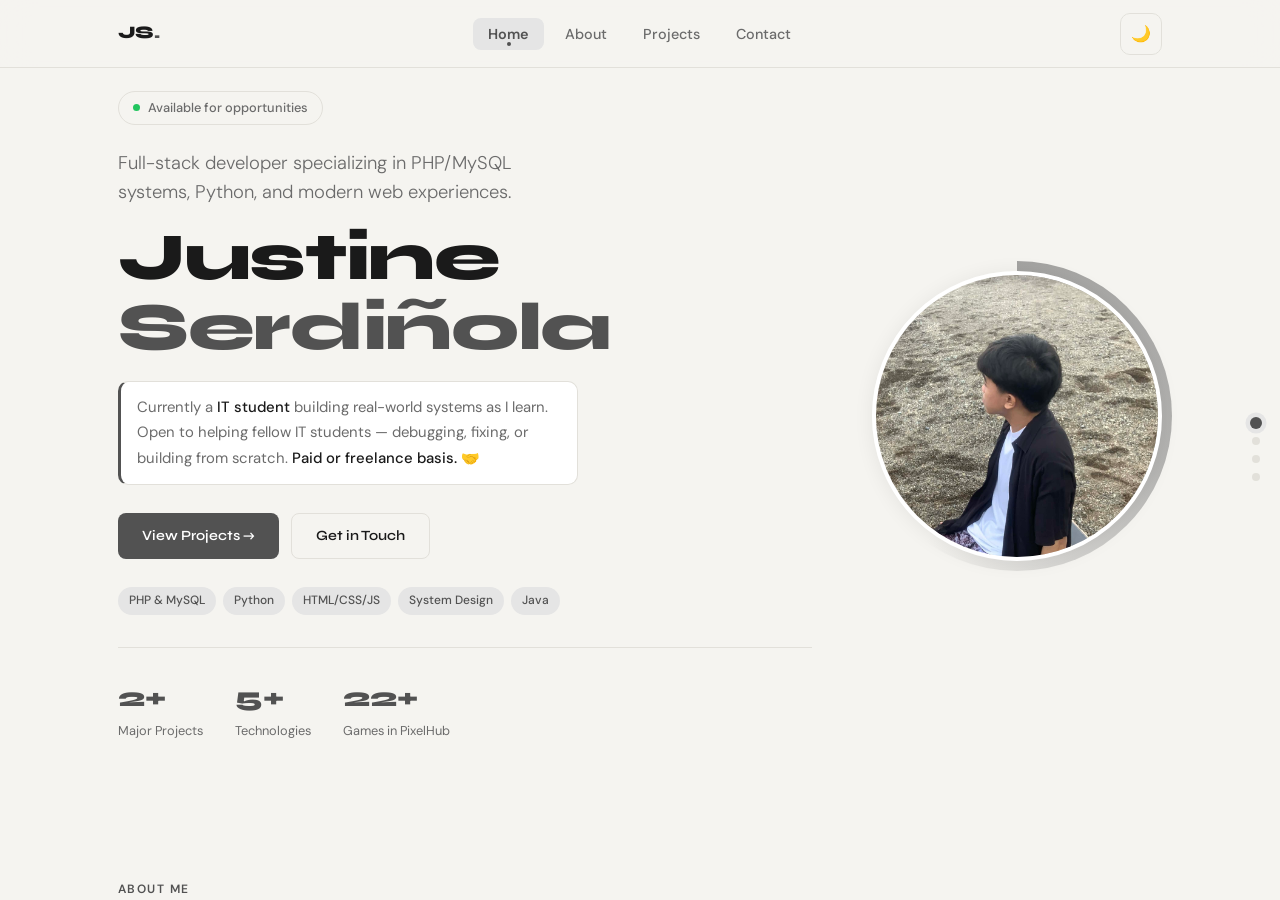
<file: index.html>
<!DOCTYPE html>
<html lang="en" data-theme="light">
<head>
  <meta charset="UTF-8" />
  <meta name="viewport" content="width=device-width, initial-scale=1.0" />
  <link rel="stylesheet" href="css/style.css" />
  <title>Justine Serdiñola — Full-Stack Developer</title>
</head>
<body>

  <!-- NAVBAR -->
  <nav class="navbar" id="navbar">
    <div class="nav-inner">
      <a href="#home" class="nav-logo nav-link" data-section="home">JS<span>.</span></a>
      <ul class="nav-links" id="navLinks">
        <li><a href="#home"     class="nav-link" data-section="home">Home</a></li>
        <li><a href="#about"    class="nav-link" data-section="about">About</a></li>
        <li><a href="#projects" class="nav-link" data-section="projects">Projects</a></li>
        <li><a href="#contact"  class="nav-link" data-section="contact">Contact</a></li>
      </ul>
      <div class="nav-right">
        <button class="theme-toggle" id="themeToggle" aria-label="Toggle theme">🌙</button>
        <button class="nav-burger" id="navBurger" aria-label="Menu">
          <span></span><span></span><span></span>
        </button>
      </div>
    </div>
  </nav>

  <!-- SCROLL CONTAINER -->
  <div class="scroll-container" id="scrollContainer">

    <!-- ── SECTION: HOME ── -->
    <section class="snap-section" id="home" data-nav="home">
      <div class="section-inner hero-section">
        <div class="container">
          <div class="hero-inner">
            <div class="hero-text">
              <div class="hero-badge"><span class="dot"></span> Available for opportunities</div>
              <p class="hero-tagline">Full-stack developer specializing in PHP/MySQL systems, Python, and modern web experiences.</p>
              <h1 class="hero-name">Justine<br><span class="accent">Serdiñola</span></h1>
              <div class="hero-intro">
                Currently a <strong>IT student</strong> building real-world systems as I learn.
                Open to helping fellow IT students — debugging, fixing, or building from scratch.
                <strong>Paid or freelance basis.</strong> 🤝
              </div>
              <div class="hero-ctas">
                <a href="#projects" class="btn btn-primary nav-link" data-section="projects">View Projects →</a>
                <a href="#contact"  class="btn btn-outline nav-link"  data-section="contact">Get in Touch</a>
              </div>
              <div class="hero-tags">
                <span class="tag">PHP & MySQL</span>
                <span class="tag">Python</span>
                <span class="tag">HTML/CSS/JS</span>
                <span class="tag">System Design</span>
                <span class="tag">Java</span>
              </div>
              <div class="hero-stats">
                <div><div class="stat-num">2+</div><div class="stat-label">Major Projects</div></div>
                <div><div class="stat-num">5+</div><div class="stat-label">Technologies</div></div>
                <div><div class="stat-num">22+</div><div class="stat-label">Games in PixelHub</div></div>
              </div>
            </div>
            <div class="hero-image-wrap">
              <div class="profile-frame">
                <div id="profileContainer"></div>
              </div>
            </div>
          </div>
        </div>
      </div>
    </section>

    <!-- ── SECTION: ABOUT ── -->
    <section class="snap-section" id="about" data-nav="about">
      <div class="section-inner about-section-wrap">
        <div class="container">
          <div class="section-header">
            <p class="section-label">About Me</p>
            <h2 class="section-title">Crafting Systems.<br>Building Experiences.</h2>
          </div>
          <div class="about-grid">
            <div class="about-text">
              <p>My main stack is PHP & MySQL for backend systems, Python for scripts and desktop tools, and HTML/CSS/JS for the frontend. Java is part of my coursework — I've built a CRM with it, but it's not my go-to.</p>
              <p>Hi, I'm Justine Serdiñola — an IT student who actually builds things. Not just tutorial projects, but real systems: a gamified LMS, a Python attendance tracker, a 22-game web arcade, and more.</p>
              <p>Still studying, still building. If you're a fellow IT student who needs help — I'm open to working together on a paid or freelance basis.</p>
            </div>
            <div>
              <p class="section-label">Skills & Stack</p>
              <div class="skills-grid">
                <div class="skill-card priority-1">
                  <div class="skill-icon">🐘</div>
                  <div class="skill-name">PHP & MySQL</div>
                  <div class="skill-desc">CRUD systems, session handling, role-based auth, LMS architecture</div>
                  <div class="skill-level">⭐ Primary Stack</div>
                </div>
                <div class="skill-card priority-1">
                  <div class="skill-icon">🌐</div>
                  <div class="skill-name">HTML / CSS / JS</div>
                  <div class="skill-desc">Responsive layouts, DOM manipulation, clean UI without frameworks</div>
                  <div class="skill-level">⭐ Primary Stack</div>
                </div>
                <div class="skill-card priority-2">
                  <div class="skill-icon">🐍</div>
                  <div class="skill-name">Python</div>
                  <div class="skill-desc">Desktop apps with tkinter, automation scripts, attendance systems</div>
                  <div class="skill-level">🔸 Secondary</div>
                </div>
                <div class="skill-card priority-2">
                  <div class="skill-icon">🎮</div>
                  <div class="skill-name">Gamification</div>
                  <div class="skill-desc">Points, virtual shops, badges, quiz modules, role-based dashboards</div>
                  <div class="skill-level">🔸 Applied</div>
                </div>
                <div class="skill-card priority-3">
                  <div class="skill-icon">☕</div>
                  <div class="skill-name">Java (Basic)</div>
                  <div class="skill-desc">Java Swing desktop apps, OOP design, CRM in NetBeans — coursework</div>
                  <div class="skill-level">🟢 Coursework</div>
                </div>
                <div class="skill-card priority-3">
                  <div class="skill-icon">🔧</div>
                  <div class="skill-name">System Design</div>
                  <div class="skill-desc">Debugging, architecture planning, turning requirements into code</div>
                  <div class="skill-level">🟢 Practical</div>
                </div>
              </div>
            </div>
          </div>
          <div class="help-strip">
            <p class="section-label" style="margin-bottom:10px;">How I can help fellow IT students</p>
            <div class="help-pills">
              <span class="help-pill">🛠️ Fix/Build PHP Systems</span>
              <span class="help-pill">🐛 Debug Projects</span>
              <span class="help-pill">🐍 Python Systems</span>
              <span class="help-pill">🎨 Improve Frontend</span>
              <span class="help-pill">🗂️ Organize Logic</span>
              <span class="help-pill">💬 Paid / Freelance</span>
            </div>
          </div>
        </div>
      </div>
    </section>

    <!-- ── SECTION: PROJECTS ── -->
    <section class="snap-section" id="projects" data-nav="projects">
      <div class="section-inner projects-section-wrap">
        <div class="container">
          <div class="section-header">
            <p class="section-label">My Work</p>
            <h2 class="section-title">Projects</h2>
            <p class="section-desc">Systems, apps, and experiments built while studying — from gamified platforms to Python tools.</p>
          </div>
          <div class="projects-grid">
            <div class="project-card featured" onclick="location.href='project-techplay.html'" role="button" tabindex="0">
              <div class="project-card-body">
                <div class="project-featured-badge">⭐ Featured Project</div>
                <div class="project-card-icon">🎮</div>
                <div class="project-card-title">TechPlay — Gamified LMS</div>
                <div class="project-card-desc">A full Learning Management System with gamification — quizzes, a virtual shop, achievement badges, and Teacher/Student role dashboards. Built to make learning engaging.</div>
                <div class="project-card-tags">
                  <span class="tag">PHP</span><span class="tag">MySQL</span><span class="tag">HTML/CSS/JS</span><span class="tag">Gamification</span>
                </div>
              </div>
              <div class="project-card-side"><div class="project-card-arrow">View Project →</div></div>
            </div>
            <div class="project-card" onclick="location.href='project-attendance.html'" role="button" tabindex="0">
              <div class="project-card-icon">📋</div>
              <div class="project-card-title">Student Attendance System</div>
              <div class="project-card-desc">Python desktop app replacing manual attendance tracking with a clean GUI, student records, and session management.</div>
              <div class="project-card-tags"><span class="tag">Python</span><span class="tag">tkinter</span><span class="tag">Desktop</span></div>
              <div class="project-card-arrow">View Project →</div>
            </div>
            <div class="project-card" onclick="location.href='project-pixelhub.html'" role="button" tabindex="0">
              <div class="project-card-icon">🕹️</div>
              <div class="project-card-title">PixelHub — 22+ Web Games</div>
              <div class="project-card-desc">Browser-based gaming platform with 22+ hand-coded games. Pure HTML/CSS/JS — no engines, no libraries.</div>
              <div class="project-card-tags"><span class="tag">HTML5</span><span class="tag">JavaScript</span><span class="tag">Canvas</span></div>
              <div class="project-card-arrow">View Project →</div>
            </div>
            <div class="project-card" onclick="location.href='project-ecommerce.html'" role="button" tabindex="0">
              <div class="project-card-icon">🛒</div>
              <div class="project-card-title">E-Commerce Web</div>
              <div class="project-card-desc">Full-stack storefront with product catalog, session cart, checkout, and admin panel on a PHP/MySQL backend.</div>
              <div class="project-card-tags"><span class="tag">PHP</span><span class="tag">MySQL</span><span class="tag">E-Commerce</span></div>
              <div class="project-card-arrow">View Project →</div>
            </div>
            <div class="project-card" onclick="location.href='project-crm.html'" role="button" tabindex="0">
              <div class="project-card-icon">🏢</div>
              <div class="project-card-title">Java CRM System</div>
              <div class="project-card-desc">Desktop CRM built with Java Swing in NetBeans. Contact management, data tables, search — OOP coursework project.</div>
              <div class="project-card-tags"><span class="tag">Java</span><span class="tag">Swing</span><span class="tag">OOP</span></div>
              <div class="project-card-arrow">View Project →</div>
            </div>
          </div>
        </div>
      </div>
    </section>

    <!-- ── SECTION: CONTACT ── -->
    <section class="snap-section" id="contact" data-nav="contact">
      <div class="section-inner contact-section-wrap">
        <div class="container">
          <div class="section-header">
            <p class="section-label">Get in Touch</p>
            <h2 class="section-title">Contact Me</h2>
          </div>
          <div class="contact-grid">
            <div class="contact-info">
              <h3 class="contact-sub">Let's work together</h3>
              <p>Have a project that needs fixing, a system to build, or just want to ask something? Open to freelance and paid collaborations — especially with other IT students.</p>
              <div class="contact-item">
                <div class="contact-item-icon">✉️</div>
                <div>
                  <div class="contact-item-label">Email</div>
                  <div class="contact-item-value"><a href="mailto:serdinolajustine06@gmail.com">serdinolajustine06@gmail.com</a></div>
                </div>
              </div>
              <div class="contact-item">
                <div class="contact-item-icon">📍</div>
                <div><div class="contact-item-label">Location</div><div class="contact-item-value">Philippines</div></div>
              </div>
              <div class="contact-item">
                <div class="contact-item-icon">💼</div>
                <div><div class="contact-item-label">Open to</div><div class="contact-item-value">Freelance, Paid Help, Internship</div></div>
              </div>
              <div class="contact-item">
                <div class="contact-item-icon">🎓</div>
                <div><div class="contact-item-label">Status</div><div class="contact-item-value">IT Student — available for project work</div></div>
              </div>
            </div>
            <div class="contact-form">
              <form id="contactForm" novalidate>
                <div class="form-row">
                  <label for="name">Your Name</label>
                  <input type="text" id="name" name="name" placeholder="Juan dela Cruz" required />
                </div>
                <div class="form-row">
                  <label for="email">Email Address</label>
                  <input type="email" id="email" name="email" placeholder="juan@example.com" required />
                </div>
                <div class="form-row">
                  <label for="subject">Subject</label>
                  <input type="text" id="subject" name="subject" placeholder="Need help with my PHP project..." />
                </div>
                <div class="form-row">
                  <label for="message">Message</label>
                  <textarea id="message" name="message" placeholder="Tell me about your project, what's broken, what you need built..." required></textarea>
                </div>
                <button type="submit" class="btn btn-primary form-submit">Send Message</button>
                <p class="form-note">I'll get back to you as soon as possible 👋</p>
              </form>
            </div>
          </div>
          <div class="inline-footer">
          </div>
          <p>© 2025 Justine Serdiñola. All rights reserved.</p>
        </div>
      </div>
    </section>

  </div><!-- /scroll-container -->

  <!-- Side progress dots -->
  <nav class="section-dots" id="sectionDots" aria-label="Section navigation">
    <button class="dot-btn active" data-target="home"     aria-label="Home"></button>
    <button class="dot-btn"        data-target="about"    aria-label="About"></button>
    <button class="dot-btn"        data-target="projects" aria-label="Projects"></button>
    <button class="dot-btn"        data-target="contact"  aria-label="Contact"></button>
  </nav>

  <script src="js/main.js"></script>
</body>
</html>
</file>
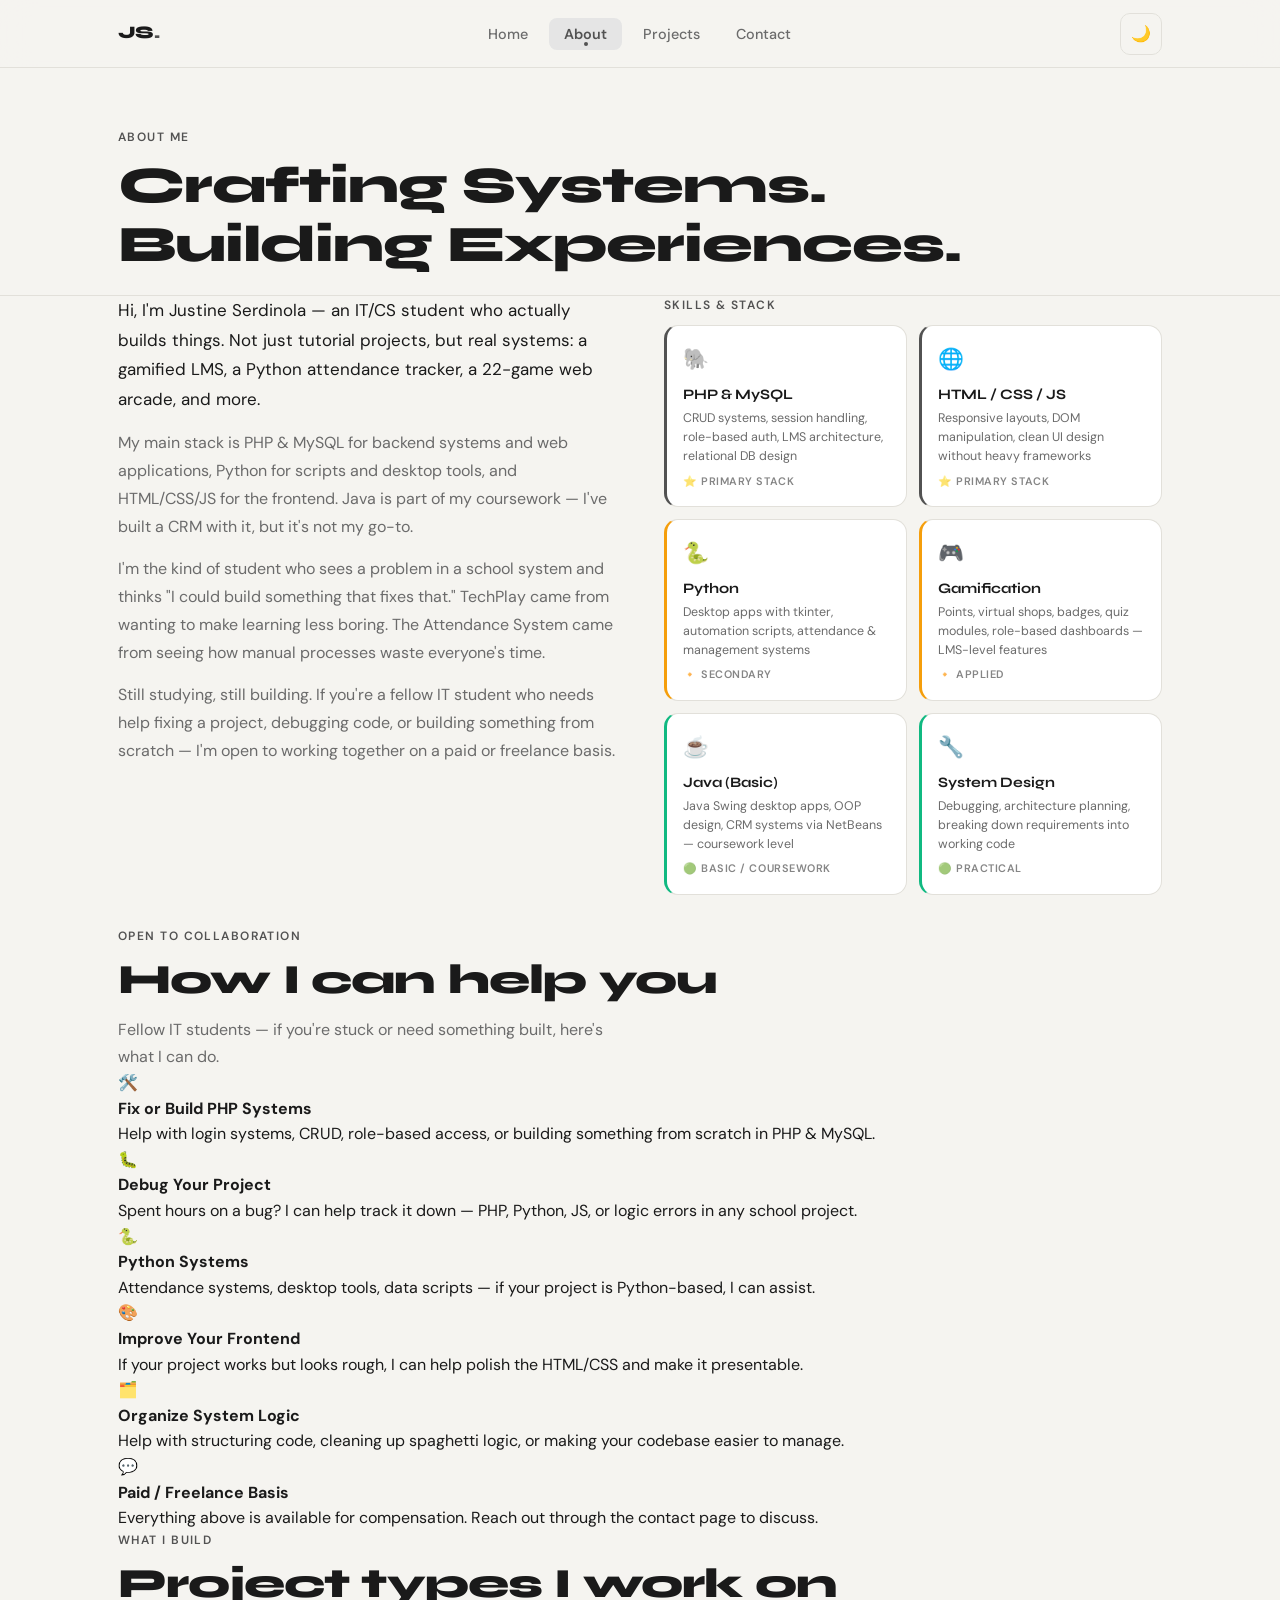
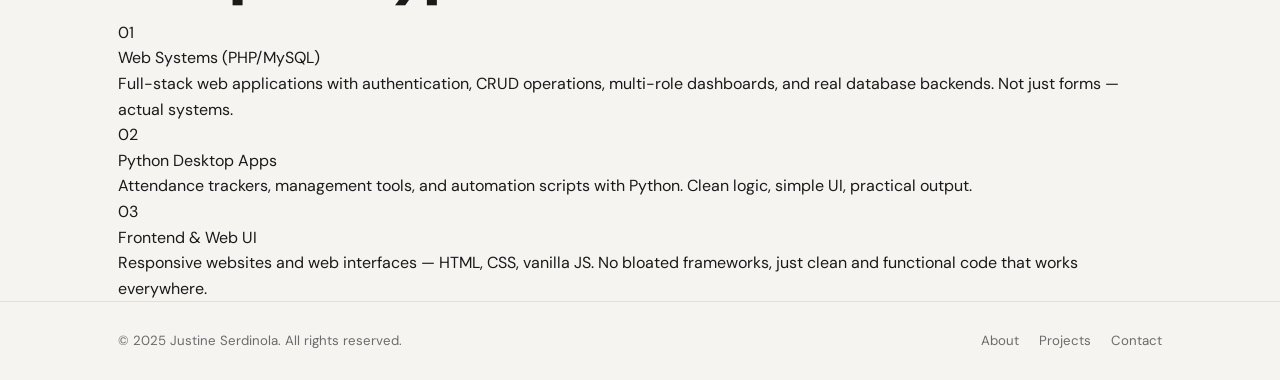
<file: about.html>
<!DOCTYPE html>
<html lang="en" data-theme="light">
<head>
  <meta charset="UTF-8" />
  <meta name="viewport" content="width=device-width, initial-scale=1.0" />
  <title>About — Justine Serdinola</title>
  <link rel="stylesheet" href="css/style.css" />
</head>
<body>

  <nav class="navbar">
    <div class="nav-inner">
      <a href="index.html" class="nav-logo">JS<span>.</span></a>
      <ul class="nav-links" id="navLinks">
        <li><a href="index.html">Home</a></li>
        <li><a href="about.html">About</a></li>
        <li><a href="projects.html">Projects</a></li>
        <li><a href="contact.html">Contact</a></li>
      </ul>
      <div class="nav-right">
        <button class="theme-toggle" id="themeToggle" aria-label="Toggle theme">🌙</button>
        <button class="nav-burger" id="navBurger" aria-label="Menu">
          <span></span><span></span><span></span>
        </button>
      </div>
    </div>
  </nav>

  <main class="page-content">

    <div class="page-header">
      <div class="container">
        <p class="section-label">About Me</p>
        <h1>Crafting Systems.<br>Building Experiences.</h1>
      </div>
    </div>

    <section class="about-section">
      <div class="container">

        <div class="about-grid">
          <!-- Background Text -->
          <div class="about-text fade-in">
            <p>Hi, I'm Justine Serdinola — an IT/CS student who actually builds things. Not just tutorial projects, but real systems: a gamified LMS, a Python attendance tracker, a 22-game web arcade, and more.</p>
            <p>My main stack is PHP & MySQL for backend systems and web applications, Python for scripts and desktop tools, and HTML/CSS/JS for the frontend. Java is part of my coursework — I've built a CRM with it, but it's not my go-to.</p>
            <p>I'm the kind of student who sees a problem in a school system and thinks "I could build something that fixes that." TechPlay came from wanting to make learning less boring. The Attendance System came from seeing how manual processes waste everyone's time.</p>
            <p>Still studying, still building. If you're a fellow IT student who needs help fixing a project, debugging code, or building something from scratch — I'm open to working together on a paid or freelance basis.</p>
          </div>

          <!-- Skills -->
          <div>
            <p class="section-label">Skills & Stack</p>
            <div class="skills-grid">

              <div class="skill-card priority-1">
                <div class="skill-icon">🐘</div>
                <div class="skill-name">PHP & MySQL</div>
                <div class="skill-desc">CRUD systems, session handling, role-based auth, LMS architecture, relational DB design</div>
                <div class="skill-level">⭐ Primary Stack</div>
              </div>

              <div class="skill-card priority-1">
                <div class="skill-icon">🌐</div>
                <div class="skill-name">HTML / CSS / JS</div>
                <div class="skill-desc">Responsive layouts, DOM manipulation, clean UI design without heavy frameworks</div>
                <div class="skill-level">⭐ Primary Stack</div>
              </div>

              <div class="skill-card priority-2">
                <div class="skill-icon">🐍</div>
                <div class="skill-name">Python</div>
                <div class="skill-desc">Desktop apps with tkinter, automation scripts, attendance & management systems</div>
                <div class="skill-level">🔸 Secondary</div>
              </div>

              <div class="skill-card priority-2">
                <div class="skill-icon">🎮</div>
                <div class="skill-name">Gamification</div>
                <div class="skill-desc">Points, virtual shops, badges, quiz modules, role-based dashboards — LMS-level features</div>
                <div class="skill-level">🔸 Applied</div>
              </div>

              <div class="skill-card priority-3">
                <div class="skill-icon">☕</div>
                <div class="skill-name">Java (Basic)</div>
                <div class="skill-desc">Java Swing desktop apps, OOP design, CRM systems via NetBeans — coursework level</div>
                <div class="skill-level">🟢 Basic / Coursework</div>
              </div>

              <div class="skill-card priority-3">
                <div class="skill-icon">🔧</div>
                <div class="skill-name">System Design</div>
                <div class="skill-desc">Debugging, architecture planning, breaking down requirements into working code</div>
                <div class="skill-level">🟢 Practical</div>
              </div>

            </div>
          </div>
        </div>

        <!-- How I Can Help You -->
        <div class="help-section">
          <p class="section-label">Open to Collaboration</p>
          <h2 class="section-title">How I can help you</h2>
          <p class="section-desc" style="margin-bottom: 0;">Fellow IT students — if you're stuck or need something built, here's what I can do.</p>

          <div class="help-grid">
            <div class="help-item">
              <div class="help-item-icon">🛠️</div>
              <div class="help-item-text">
                <strong>Fix or Build PHP Systems</strong>
                <p>Help with login systems, CRUD, role-based access, or building something from scratch in PHP & MySQL.</p>
              </div>
            </div>
            <div class="help-item">
              <div class="help-item-icon">🐛</div>
              <div class="help-item-text">
                <strong>Debug Your Project</strong>
                <p>Spent hours on a bug? I can help track it down — PHP, Python, JS, or logic errors in any school project.</p>
              </div>
            </div>
            <div class="help-item">
              <div class="help-item-icon">🐍</div>
              <div class="help-item-text">
                <strong>Python Systems</strong>
                <p>Attendance systems, desktop tools, data scripts — if your project is Python-based, I can assist.</p>
              </div>
            </div>
            <div class="help-item">
              <div class="help-item-icon">🎨</div>
              <div class="help-item-text">
                <strong>Improve Your Frontend</strong>
                <p>If your project works but looks rough, I can help polish the HTML/CSS and make it presentable.</p>
              </div>
            </div>
            <div class="help-item">
              <div class="help-item-icon">🗂️</div>
              <div class="help-item-text">
                <strong>Organize System Logic</strong>
                <p>Help with structuring code, cleaning up spaghetti logic, or making your codebase easier to manage.</p>
              </div>
            </div>
            <div class="help-item">
              <div class="help-item-icon">💬</div>
              <div class="help-item-text">
                <strong>Paid / Freelance Basis</strong>
                <p>Everything above is available for compensation. Reach out through the contact page to discuss.</p>
              </div>
            </div>
          </div>
        </div>

        <!-- What I Do Section -->
        <div class="what-i-do">
          <p class="section-label">What I Build</p>
          <h2 class="section-title">Project types I work on</h2>
          <div class="do-grid">
            <div class="do-card">
              <div class="do-number">01</div>
              <div class="do-title">Web Systems (PHP/MySQL)</div>
              <div class="do-desc">Full-stack web applications with authentication, CRUD operations, multi-role dashboards, and real database backends. Not just forms — actual systems.</div>
            </div>
            <div class="do-card">
              <div class="do-number">02</div>
              <div class="do-title">Python Desktop Apps</div>
              <div class="do-desc">Attendance trackers, management tools, and automation scripts with Python. Clean logic, simple UI, practical output.</div>
            </div>
            <div class="do-card">
              <div class="do-number">03</div>
              <div class="do-title">Frontend & Web UI</div>
              <div class="do-desc">Responsive websites and web interfaces — HTML, CSS, vanilla JS. No bloated frameworks, just clean and functional code that works everywhere.</div>
            </div>
          </div>
        </div>

      </div>
    </section>
  </main>

  <footer>
    <div class="footer-inner">
      <p class="footer-copy">© 2025 Justine Serdinola. All rights reserved.</p>
      <div class="footer-links">
        <a href="about.html">About</a>
        <a href="projects.html">Projects</a>
        <a href="contact.html">Contact</a>
      </div>
    </div>
  </footer>

  <script src="js/main.js"></script>
</body>
</html>
</file>
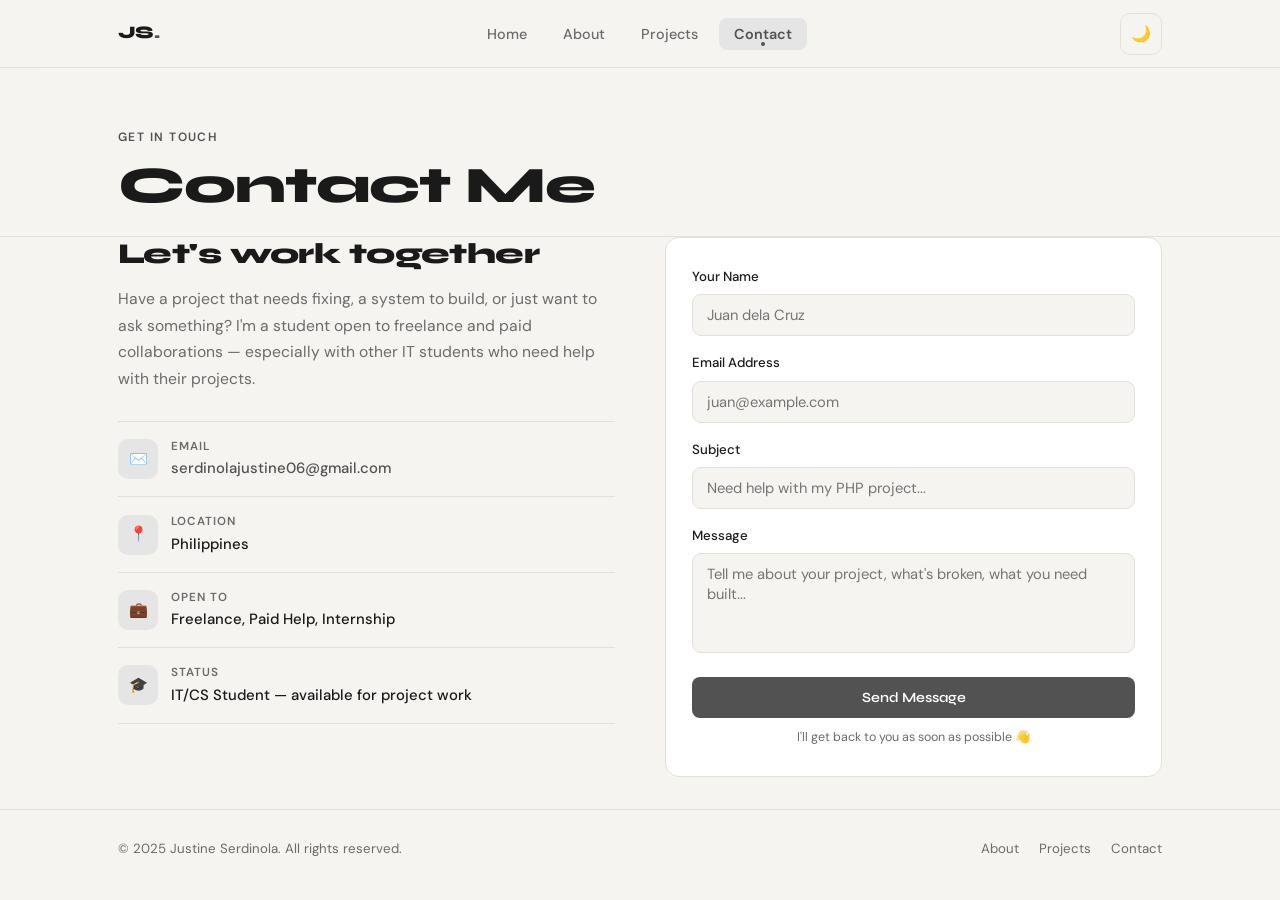
<file: contact.html>
<!DOCTYPE html>
<html lang="en" data-theme="light">
<head>
  <meta charset="UTF-8" />
  <meta name="viewport" content="width=device-width, initial-scale=1.0" />
  <title>Contact — Justine Serdinola</title>
  <link rel="stylesheet" href="css/style.css" />
</head>
<body>

  <nav class="navbar">
    <div class="nav-inner">
      <a href="index.html" class="nav-logo">JS<span>.</span></a>
      <ul class="nav-links" id="navLinks">
        <li><a href="index.html">Home</a></li>
        <li><a href="about.html">About</a></li>
        <li><a href="projects.html">Projects</a></li>
        <li><a href="contact.html">Contact</a></li>
      </ul>
      <div class="nav-right">
        <button class="theme-toggle" id="themeToggle" aria-label="Toggle theme">🌙</button>
        <button class="nav-burger" id="navBurger" aria-label="Menu">
          <span></span><span></span><span></span>
        </button>
      </div>
    </div>
  </nav>

  <main class="page-content">

    <div class="page-header">
      <div class="container">
        <p class="section-label">Get in Touch</p>
        <h1>Contact Me</h1>
      </div>
    </div>

    <section class="contact-section">
      <div class="container">
        <div class="contact-grid">

          <!-- Info -->
          <div class="contact-info fade-in">
            <h2 class="section-title" style="font-size:1.8rem;margin-bottom:16px;">Let's work together</h2>
            <p>Have a project that needs fixing, a system to build, or just want to ask something? I'm a student open to freelance and paid collaborations — especially with other IT students who need help with their projects.</p>

            <div class="contact-item">
              <div class="contact-item-icon">✉️</div>
              <div>
                <div class="contact-item-label">Email</div>
                <div class="contact-item-value">
                  <a href="mailto:serdinolajustine06@gmail.com">serdinolajustine06@gmail.com</a>
                </div>
              </div>
            </div>
            <div class="contact-item">
              <div class="contact-item-icon">📍</div>
              <div>
                <div class="contact-item-label">Location</div>
                <div class="contact-item-value">Philippines</div>
              </div>
            </div>
            <div class="contact-item">
              <div class="contact-item-icon">💼</div>
              <div>
                <div class="contact-item-label">Open to</div>
                <div class="contact-item-value">Freelance, Paid Help, Internship</div>
              </div>
            </div>
            <div class="contact-item">
              <div class="contact-item-icon">🎓</div>
              <div>
                <div class="contact-item-label">Status</div>
                <div class="contact-item-value">IT/CS Student — available for project work</div>
              </div>
            </div>
          </div>

          <!-- Form -->
          <div class="contact-form fade-in">
            <form id="contactForm" novalidate>
              <div class="form-row">
                <label for="name">Your Name</label>
                <input type="text" id="name" name="name" placeholder="Juan dela Cruz" required />
              </div>
              <div class="form-row">
                <label for="email">Email Address</label>
                <input type="email" id="email" name="email" placeholder="juan@example.com" required />
              </div>
              <div class="form-row">
                <label for="subject">Subject</label>
                <input type="text" id="subject" name="subject" placeholder="Need help with my PHP project..." />
              </div>
              <div class="form-row">
                <label for="message">Message</label>
                <textarea id="message" name="message" placeholder="Tell me about your project, what's broken, what you need built..." required></textarea>
              </div>
              <button type="submit" class="btn btn-primary form-submit">Send Message</button>
              <p class="form-note">I'll get back to you as soon as possible 👋</p>
            </form>
          </div>

        </div>
      </div>
    </section>
  </main>

  <footer>
    <div class="footer-inner">
      <p class="footer-copy">© 2025 Justine Serdinola. All rights reserved.</p>
      <div class="footer-links">
        <a href="about.html">About</a>
        <a href="projects.html">Projects</a>
        <a href="contact.html">Contact</a>
      </div>
    </div>
  </footer>

  <script src="js/main.js"></script>
</body>
</html>
</file>
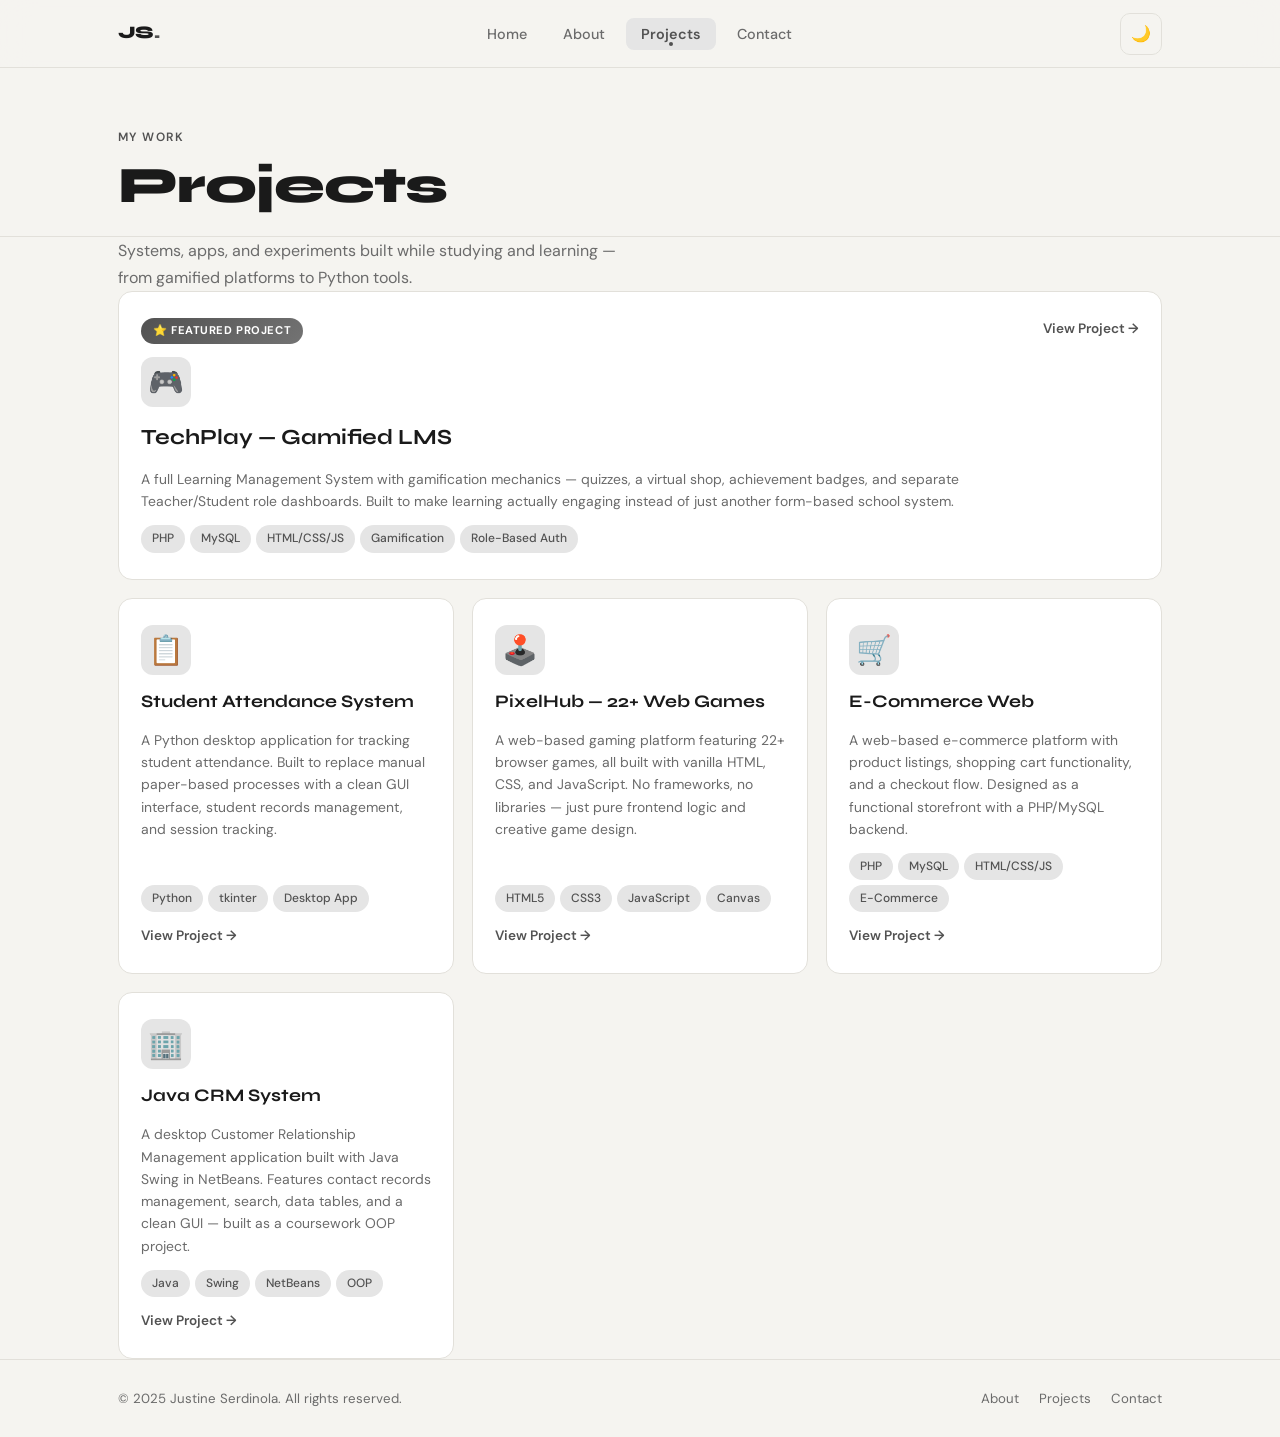
<file: projects.html>
<!DOCTYPE html>
<html lang="en" data-theme="light">
<head>
  <meta charset="UTF-8" />
  <meta name="viewport" content="width=device-width, initial-scale=1.0" />
  <title>Projects — Justine Serdinola</title>
  <link rel="stylesheet" href="css/style.css" />
</head>
<body>

  <nav class="navbar">
    <div class="nav-inner">
      <a href="index.html" class="nav-logo">JS<span>.</span></a>
      <ul class="nav-links" id="navLinks">
        <li><a href="index.html">Home</a></li>
        <li><a href="about.html">About</a></li>
        <li><a href="projects.html">Projects</a></li>
        <li><a href="contact.html">Contact</a></li>
      </ul>
      <div class="nav-right">
        <button class="theme-toggle" id="themeToggle" aria-label="Toggle theme">🌙</button>
        <button class="nav-burger" id="navBurger" aria-label="Menu">
          <span></span><span></span><span></span>
        </button>
      </div>
    </div>
  </nav>

  <main class="page-content">

    <div class="page-header">
      <div class="container">
        <p class="section-label">My Work</p>
        <h1>Projects</h1>
      </div>
    </div>

    <section class="projects-section">
      <div class="container">
        <p class="section-desc">Systems, apps, and experiments built while studying and learning — from gamified platforms to Python tools.</p>

        <div class="projects-grid">

          <!-- 1. TechPlay — FEATURED -->
          <div class="project-card featured" onclick="location.href='project-techplay.html'" role="button" tabindex="0">
            <div class="project-card-body">
              <div class="project-featured-badge">⭐ Featured Project</div>
              <div class="project-card-icon">🎮</div>
              <div class="project-card-title">TechPlay — Gamified LMS</div>
              <div class="project-card-desc">A full Learning Management System with gamification mechanics — quizzes, a virtual shop, achievement badges, and separate Teacher/Student role dashboards. Built to make learning actually engaging instead of just another form-based school system.</div>
              <div class="project-card-tags">
                <span class="tag">PHP</span>
                <span class="tag">MySQL</span>
                <span class="tag">HTML/CSS/JS</span>
                <span class="tag">Gamification</span>
                <span class="tag">Role-Based Auth</span>
              </div>
            </div>
            <div class="project-card-side">
              <div class="project-card-arrow">View Project →</div>
            </div>
          </div>

          <!-- 2. Student Attendance System (Python) -->
          <div class="project-card" onclick="location.href='project-attendance.html'" role="button" tabindex="0">
            <div class="project-card-icon">📋</div>
            <div class="project-card-title">Student Attendance System</div>
            <div class="project-card-desc">A Python desktop application for tracking student attendance. Built to replace manual paper-based processes with a clean GUI interface, student records management, and session tracking.</div>
            <div class="project-card-tags">
              <span class="tag">Python</span>
              <span class="tag">tkinter</span>
              <span class="tag">Desktop App</span>
            </div>
            <div class="project-card-arrow">View Project →</div>
          </div>

          <!-- 3. PixelHub (22+ games) -->
          <div class="project-card" onclick="location.href='project-pixelhub.html'" role="button" tabindex="0">
            <div class="project-card-icon">🕹️</div>
            <div class="project-card-title">PixelHub — 22+ Web Games</div>
            <div class="project-card-desc">A web-based gaming platform featuring 22+ browser games, all built with vanilla HTML, CSS, and JavaScript. No frameworks, no libraries — just pure frontend logic and creative game design.</div>
            <div class="project-card-tags">
              <span class="tag">HTML5</span>
              <span class="tag">CSS3</span>
              <span class="tag">JavaScript</span>
              <span class="tag">Canvas</span>
            </div>
            <div class="project-card-arrow">View Project →</div>
          </div>

          <!-- 4. E-Commerce Web -->
          <div class="project-card" onclick="location.href='project-ecommerce.html'" role="button" tabindex="0">
            <div class="project-card-icon">🛒</div>
            <div class="project-card-title">E-Commerce Web</div>
            <div class="project-card-desc">A web-based e-commerce platform with product listings, shopping cart functionality, and a checkout flow. Designed as a functional storefront with a PHP/MySQL backend.</div>
            <div class="project-card-tags">
              <span class="tag">PHP</span>
              <span class="tag">MySQL</span>
              <span class="tag">HTML/CSS/JS</span>
              <span class="tag">E-Commerce</span>
            </div>
            <div class="project-card-arrow">View Project →</div>
          </div>

          <!-- 5. Java CRM -->
          <div class="project-card" onclick="location.href='project-crm.html'" role="button" tabindex="0">
            <div class="project-card-icon">🏢</div>
            <div class="project-card-title">Java CRM System</div>
            <div class="project-card-desc">A desktop Customer Relationship Management application built with Java Swing in NetBeans. Features contact records management, search, data tables, and a clean GUI — built as a coursework OOP project.</div>
            <div class="project-card-tags">
              <span class="tag">Java</span>
              <span class="tag">Swing</span>
              <span class="tag">NetBeans</span>
              <span class="tag">OOP</span>
            </div>
            <div class="project-card-arrow">View Project →</div>
          </div>

        </div>
      </div>
    </section>
  </main>

  <footer>
    <div class="footer-inner">
      <p class="footer-copy">© 2025 Justine Serdinola. All rights reserved.</p>
      <div class="footer-links">
        <a href="about.html">About</a>
        <a href="projects.html">Projects</a>
        <a href="contact.html">Contact</a>
      </div>
    </div>
  </footer>

  <script src="js/main.js"></script>
</body>
</html>
</file>
<file: css/style.css>
/* =============================================
   JUSTINE SERDINOLA — PORTFOLIO
   Single-Page · Scroll-Snap · Navbar Sync
   ============================================= */

@import url('https://fonts.googleapis.com/css2?family=Syne:wght@400;600;700;800&family=DM+Sans:ital,opsz,wght@0,9..40,300;0,9..40,400;0,9..40,500;1,9..40,300&display=swap');

/* ── Variables ──────────────────────────────── */
:root {
  --bg:           #f5f4f0;
  --bg-card:      #ffffff;
  --bg-nav:       rgba(245,244,240,0.92);
  --text:         #1a1a1a;
  --text-muted:   #6b6b6b;
  --accent:       #525252;
  --accent-soft:  #e5e5e5;
  --accent-2:     #737373;
  --border:       #e2e0da;
  --shadow:       0 2px 20px rgba(0,0,0,0.07);
  --shadow-hover: 0 8px 40px rgba(82,82,82,0.18);
  --radius:       14px;
  --nav-h:        68px;
  --ease:         cubic-bezier(0.4,0,0.2,1);
  --transition:   0.3s var(--ease);
}
[data-theme="dark"] {
  --bg:           #0d0d0d;
  --bg-card:      #161616;
  --bg-nav:       rgba(13,13,13,0.94);
  --text:         #f0ede8;
  --text-muted:   #7a7a7a;
  --accent:       #a3a3a3;
  --accent-soft:  #2a2a2a;
  --accent-2:     #d4d4d4;
  --border:       #252525;
  --shadow:       0 2px 20px rgba(0,0,0,0.4);
  --shadow-hover: 0 8px 40px rgba(163,163,163,0.18);
}

/* ── Reset ──────────────────────────────────── */
*,*::before,*::after { box-sizing: border-box; margin: 0; padding: 0; }
img  { display: block; max-width: 100%; }
a    { text-decoration: none; color: inherit; }
ul   { list-style: none; }
h1,h2,h3,h4 {
  font-family: 'Syne', sans-serif;
  line-height: 1.15;
  letter-spacing: -0.02em;
}
body {
  font-family: 'DM Sans', sans-serif;
  background: var(--bg);
  color: var(--text);
  line-height: 1.6;
  overflow: hidden; /* scroll-container handles scrolling */
  transition: background var(--transition), color var(--transition);
}

/* ── Scroll Container — the magic ──────────── */
.scroll-container {
  height: 100vh;
  overflow-y: scroll;
  overflow-x: hidden;
  scroll-snap-type: y mandatory;
  scroll-behavior: smooth;
  /* push below navbar */
  padding-top: var(--nav-h);
  box-sizing: border-box;
  /* Firefox scrollbar */
  scrollbar-width: thin;
  scrollbar-color: var(--border) transparent;
}
.scroll-container::-webkit-scrollbar { width: 4px; }
.scroll-container::-webkit-scrollbar-track { background: transparent; }
.scroll-container::-webkit-scrollbar-thumb { background: var(--border); border-radius: 4px; }

/* ── Snap Sections ──────────────────────────── */
.snap-section {
  scroll-snap-align: start;
  scroll-snap-stop: always;
  min-height: calc(100vh - var(--nav-h));
  display: flex;
  flex-direction: column;
}
.section-inner {
  flex: 1;
  display: flex;
  align-items: center;
  padding: 40px 0 40px;
  width: 100%;
}
/* Sections with more content allow natural height */
.about-section-wrap,
.projects-section-wrap,
.contact-section-wrap {
  align-items: flex-start;
  padding: 48px 0 48px;
  overflow-y: auto;
}

/* ── Navbar ─────────────────────────────────── */
.navbar {
  position: fixed;
  top: 0; left: 0; right: 0;
  height: var(--nav-h);
  background: var(--bg-nav);
  backdrop-filter: blur(16px);
  -webkit-backdrop-filter: blur(16px);
  border-bottom: 1px solid var(--border);
  z-index: 1000;
  transition: background var(--transition), border-color var(--transition);
}
.nav-inner {
  max-width: 1100px;
  margin: 0 auto;
  padding: 0 28px;
  height: 100%;
  display: flex;
  align-items: center;
  justify-content: space-between;
}
.nav-logo {
  font-family: 'Syne', sans-serif;
  font-weight: 800;
  font-size: 1.1rem;
  letter-spacing: -.03em;
  cursor: pointer;
}
.nav-logo span { color: var(--accent); }

.nav-links { display: flex; align-items: center; gap: 6px; }
.nav-links a {
  padding: 7px 15px;
  border-radius: 8px;
  font-size: .9rem;
  font-weight: 500;
  color: var(--text-muted);
  cursor: pointer;
  transition: color var(--transition), background var(--transition), transform .15s var(--ease);
  position: relative;
}
.nav-links a:hover { color: var(--text); background: var(--border); }
.nav-links a.active {
  color: var(--accent);
  background: var(--accent-soft);
  font-weight: 600;
}
/* Subtle slide-in on active change */
.nav-links a.active::after {
  content: '';
  position: absolute;
  bottom: 4px; left: 50%; transform: translateX(-50%);
  width: 4px; height: 4px;
  border-radius: 50%;
  background: var(--accent);
}

.nav-right { display: flex; align-items: center; gap: 12px; }
.theme-toggle {
  width: 42px; height: 42px;
  border-radius: 10px;
  border: 1.5px solid var(--border);
  background: transparent;
  cursor: pointer;
  display: flex; align-items: center; justify-content: center;
  font-size: 1rem;
  transition: all var(--transition);
  color: var(--text);
}
.theme-toggle:hover { border-color: var(--accent); color: var(--accent); }

.nav-burger {
  display: none;
  flex-direction: column;
  gap: 5px;
  cursor: pointer;
  padding: 6px;
  border: none;
  background: none;
}
.nav-burger span {
  display: block;
  width: 22px; height: 2px;
  background: var(--text);
  border-radius: 2px;
  transition: all var(--transition);
}
.nav-burger.open span:nth-child(1) { transform: rotate(45deg) translate(5px,5px); }
.nav-burger.open span:nth-child(2) { opacity: 0; }
.nav-burger.open span:nth-child(3) { transform: rotate(-45deg) translate(5px,-5px); }

/* ── Side Dots Navigation ───────────────────── */
.section-dots {
  position: fixed;
  right: 20px;
  top: 50%;
  transform: translateY(-50%);
  display: flex;
  flex-direction: column;
  gap: 10px;
  z-index: 900;
}
.dot-btn {
  width: 8px; height: 8px;
  border-radius: 50%;
  border: none;
  background: var(--border);
  cursor: pointer;
  padding: 0;
  transition: all 0.3s var(--ease);
  position: relative;
}
.dot-btn::after {
  content: attr(aria-label);
  position: absolute;
  right: calc(100% + 10px);
  top: 50%; transform: translateY(-50%);
  font-family: 'DM Sans', sans-serif;
  font-size: .72rem;
  font-weight: 500;
  color: var(--text-muted);
  white-space: nowrap;
  background: var(--bg-card);
  border: 1px solid var(--border);
  padding: 3px 8px;
  border-radius: 6px;
  opacity: 0;
  pointer-events: none;
  transition: opacity .2s ease;
}
.dot-btn:hover::after { opacity: 1; }
.dot-btn:hover { background: var(--text-muted); transform: scale(1.3); }
.dot-btn.active {
  background: var(--accent);
  transform: scale(1.5);
  box-shadow: 0 0 0 3px var(--accent-soft);
}

/* ── Utilities ──────────────────────────────── */
.container { max-width: 1100px; margin: 0 auto; padding: 0 28px; width: 100%; }
.accent { color: var(--accent); }

.section-header { margin-bottom: 36px; }
.section-label {
  font-size: .75rem;
  font-weight: 600;
  letter-spacing: .12em;
  text-transform: uppercase;
  color: var(--accent);
  margin-bottom: 10px;
  display: block;
}
.section-title {
  font-size: clamp(1.8rem,3.5vw,2.6rem);
  font-weight: 800;
  margin-bottom: 12px;
}
.section-desc {
  color: var(--text-muted);
  font-size: 1rem;
  max-width: 520px;
  line-height: 1.7;
}

.tag {
  display: inline-block;
  padding: 4px 11px;
  border-radius: 20px;
  font-size: .75rem;
  font-weight: 500;
  background: var(--accent-soft);
  color: var(--accent);
  transition: all var(--transition);
}
.btn {
  display: inline-flex;
  align-items: center;
  gap: 8px;
  padding: 11px 24px;
  border-radius: 8px;
  font-family: 'Syne', sans-serif;
  font-size: .88rem;
  font-weight: 600;
  cursor: pointer;
  transition: all var(--transition);
  border: none;
}
.btn-primary { background: var(--accent); color: #fff; }
.btn-primary:hover { transform: translateY(-2px); box-shadow: 0 6px 24px rgba(82,82,82,.35); }
.btn-outline { background: transparent; color: var(--text); border: 1.5px solid var(--border); }
.btn-outline:hover { border-color: var(--accent); color: var(--accent); transform: translateY(-2px); }

/* ── Hero Section ───────────────────────────── */
.hero-section { align-items: center; }
.hero-inner {
  display: grid;
  grid-template-columns: 1fr auto;
  align-items: center;
  gap: 60px;
}
.hero-badge {
  display: inline-flex;
  align-items: center;
  gap: 8px;
  padding: 6px 14px;
  border-radius: 20px;
  border: 1.5px solid var(--border);
  font-size: .8rem;
  font-weight: 500;
  color: var(--text-muted);
  margin-bottom: 24px;
  animation: fadeUp .6s ease both;
}
.hero-badge .dot {
  width: 7px; height: 7px;
  border-radius: 50%;
  background: #22c55e;
  animation: pulse 2s infinite;
}
@keyframes pulse { 0%,100%{opacity:1} 50%{opacity:.35} }

.hero-name {
  font-size: clamp(2.6rem,5.5vw,4.2rem);
  font-weight: 800;
  line-height: 1.05;
  margin-bottom: 18px;
  animation: fadeUp .6s ease .1s both;
}
.hero-tagline {
  font-size: clamp(.95rem,2vw,1.15rem);
  color: var(--text-muted);
  margin-bottom: 14px;
  font-weight: 300;
  max-width: 460px;
  animation: fadeUp .6s ease .2s both;
}
.hero-intro {
  font-size: .93rem;
  color: var(--text-muted);
  margin-bottom: 28px;
  max-width: 460px;
  line-height: 1.7;
  animation: fadeUp .6s ease .25s both;
  padding: 13px 16px;
  border-radius: 10px;
  background: var(--bg-card);
  border: 1px solid var(--border);
  border-left: 3px solid var(--accent);
}
.hero-intro strong { color: var(--text); font-weight: 500; }
.hero-ctas { display: flex; gap: 12px; flex-wrap: wrap; animation: fadeUp .6s ease .3s both; }
.hero-tags { display: flex; flex-wrap: wrap; gap: 7px; margin-top: 28px; animation: fadeUp .6s ease .4s both; }
.hero-image-wrap { animation: fadeUp .7s ease .15s both; }

/* Profile */
.profile-frame { position: relative; width: 290px; height: 290px; }
.profile-frame::before {
  content: '';
  position: absolute; inset: -10px;
  border-radius: 50%;
  background: conic-gradient(var(--accent), var(--accent-2), transparent 60%);
  opacity: .5;
  animation: rotateBorder 8s linear infinite;
}
@keyframes rotateBorder { to { transform: rotate(360deg); } }

.profile-img {
  width: 290px; height: 290px;
  border-radius: 50%;
  object-fit: cover;
  border: 4px solid var(--bg-card);
  box-shadow: var(--shadow);
  position: relative; z-index: 1;
}
.profile-placeholder {
  width: 290px; height: 290px;
  border-radius: 50%;
  background: linear-gradient(135deg, var(--accent-soft), var(--border));
  display: flex; flex-direction: column; align-items: center; justify-content: center;
  border: 4px solid var(--bg-card);
  box-shadow: var(--shadow);
  position: relative; z-index: 1;
  color: var(--text-muted); font-size: .75rem; gap: 10px;
  text-align: center; padding: 20px;
}
.profile-placeholder svg { width: 50px; height: 50px; opacity: .35; }
.profile-placeholder code { font-size: .7rem; background: var(--bg-card); padding: 2px 6px; border-radius: 4px; }

.hero-stats {
  display: flex; gap: 32px;
  margin-top: 32px; padding-top: 28px;
  border-top: 1px solid var(--border);
  animation: fadeUp .6s ease .5s both;
}
.stat-num { font-family: 'Syne', sans-serif; font-size: 1.7rem; font-weight: 800; color: var(--accent); }
.stat-label { font-size: .8rem; color: var(--text-muted); margin-top: 2px; }

/* ── About Section ──────────────────────────── */
.about-section-wrap .container { width: 100%; }
.about-grid {
  display: grid;
  grid-template-columns: 1fr 1fr;
  gap: 48px;
  align-items: start;
  margin-bottom: 32px;
}
.about-text p {
  color: var(--text-muted);
  margin-bottom: 14px;
  font-size: 1rem;
  line-height: 1.75;
}
.about-text p:first-child { font-size: 1.06rem; color: var(--text); }

.skills-grid { display: grid; grid-template-columns: 1fr 1fr; gap: 12px; }
.skill-card {
  background: var(--bg-card);
  border: 1px solid var(--border);
  border-radius: var(--radius);
  padding: 16px;
  transition: all var(--transition);
}
.skill-card:hover { border-color: var(--accent); transform: translateY(-2px); box-shadow: var(--shadow-hover); }
.skill-card.priority-1 { border-left: 3px solid var(--accent); }
.skill-card.priority-2 { border-left: 3px solid #f59e0b; }
.skill-card.priority-3 { border-left: 3px solid #10b981; }
.skill-icon { font-size: 1.3rem; margin-bottom: 8px; }
.skill-name { font-family: 'Syne', sans-serif; font-size: .9rem; font-weight: 700; margin-bottom: 3px; }
.skill-desc { font-size: .78rem; color: var(--text-muted); line-height: 1.5; }
.skill-level { font-size: .68rem; font-weight: 600; letter-spacing: .05em; text-transform: uppercase; margin-top: 7px; color: var(--accent); opacity: .7; }

/* Help Strip */
.help-strip {
  padding-top: 24px;
  border-top: 1px solid var(--border);
  margin-top: 4px;
}
.help-pills { display: flex; flex-wrap: wrap; gap: 10px; }
.help-pill {
  display: inline-flex;
  align-items: center;
  gap: 6px;
  padding: 8px 16px;
  border-radius: 24px;
  font-size: .85rem;
  font-weight: 500;
  background: var(--bg-card);
  border: 1px solid var(--border);
  color: var(--text);
  transition: all var(--transition);
  cursor: default;
}
.help-pill:hover { border-color: var(--accent); color: var(--accent); transform: translateY(-1px); }

/* ── Projects Section ───────────────────────── */
.projects-section-wrap .container { width: 100%; }
.projects-grid {
  display: grid;
  grid-template-columns: repeat(auto-fill, minmax(300px,1fr));
  gap: 18px;
}
.project-card {
  background: var(--bg-card);
  border: 1px solid var(--border);
  border-radius: var(--radius);
  padding: 26px 22px;
  cursor: pointer;
  transition: all var(--transition);
  display: flex; flex-direction: column; gap: 13px;
  position: relative; overflow: hidden;
}
.project-card::after {
  content: '';
  position: absolute; bottom: 0; left: 0; right: 0; height: 3px;
  background: var(--accent);
  transform: scaleX(0);
  transform-origin: left;
  transition: transform var(--transition);
}
.project-card:hover { transform: translateY(-5px); box-shadow: var(--shadow-hover); border-color: var(--accent); }
.project-card:hover::after { transform: scaleX(1); }

/* Featured spans full row */
.project-card.featured {
  grid-column: 1 / -1;
  display: grid;
  grid-template-columns: 1fr auto;
  align-items: start;
  gap: 24px;
}
.project-card.featured .project-card-body { display: flex; flex-direction: column; gap: 13px; }
.project-card.featured .project-card-side { display: flex; flex-direction: column; align-items: flex-end; }
.project-featured-badge {
  display: inline-flex;
  align-items: center;
  gap: 6px;
  padding: 4px 12px;
  border-radius: 20px;
  background: linear-gradient(135deg, var(--accent), var(--accent-2));
  color: #fff;
  font-size: .7rem;
  font-weight: 700;
  letter-spacing: .05em;
  text-transform: uppercase;
  width: fit-content;
}
.project-card-icon {
  font-size: 1.8rem;
  width: 50px; height: 50px;
  background: var(--accent-soft);
  border-radius: 12px;
  display: flex; align-items: center; justify-content: center;
}
.project-card-title { font-family: 'Syne', sans-serif; font-size: 1.1rem; font-weight: 700; }
.project-card.featured .project-card-title { font-size: 1.35rem; }
.project-card-desc { font-size: .87rem; color: var(--text-muted); line-height: 1.6; flex: 1; }
.project-card-tags { display: flex; flex-wrap: wrap; gap: 5px; }
.project-card-arrow {
  display: flex; align-items: center; gap: 6px;
  font-size: .85rem; font-weight: 600; color: var(--accent);
  transition: gap var(--transition);
  white-space: nowrap;
}
.project-card:hover .project-card-arrow { gap: 10px; }

/* ── Contact Section ────────────────────────── */
.contact-section-wrap .container { width: 100%; }
.contact-sub {
  font-family: 'Syne', sans-serif;
  font-size: 1.3rem;
  font-weight: 700;
  margin-bottom: 12px;
}
.contact-grid {
  display: grid;
  grid-template-columns: 1fr 1fr;
  gap: 50px;
  align-items: start;
  margin-bottom: 32px;
}
.contact-info p { color: var(--text-muted); margin-bottom: 28px; font-size: .98rem; line-height: 1.7; }
.contact-item {
  display: flex; align-items: center; gap: 13px;
  padding: 15px 0;
  border-bottom: 1px solid var(--border);
}
.contact-item:first-of-type { border-top: 1px solid var(--border); }
.contact-item-icon {
  width: 40px; height: 40px;
  border-radius: 10px;
  background: var(--accent-soft);
  display: flex; align-items: center; justify-content: center;
  font-size: .95rem;
  flex-shrink: 0;
}
.contact-item-label {
  font-size: .73rem;
  text-transform: uppercase;
  letter-spacing: .08em;
  color: var(--text-muted);
  font-weight: 600;
  margin-bottom: 2px;
}
.contact-item-value { font-weight: 500; font-size: .93rem; }
.contact-item-value a { color: var(--accent); }

.contact-form {
  background: var(--bg-card);
  border: 1px solid var(--border);
  border-radius: var(--radius);
  padding: 28px 26px;
}
.form-row { margin-bottom: 16px; }
.form-row label { display: block; font-size: .83rem; font-weight: 500; margin-bottom: 7px; color: var(--text); }
.form-row input, .form-row textarea {
  width: 100%;
  padding: 10px 14px;
  border-radius: 9px;
  border: 1.5px solid var(--border);
  background: var(--bg);
  color: var(--text);
  font-family: 'DM Sans', sans-serif;
  font-size: .92rem;
  transition: border-color var(--transition);
  resize: none;
}
.form-row input:focus, .form-row textarea:focus { outline: none; border-color: var(--accent); }
.form-row textarea { min-height: 100px; }
.form-submit { width: 100%; padding: 12px; justify-content: center; }
.form-note { text-align: center; font-size: .78rem; color: var(--text-muted); margin-top: 10px; }

.inline-footer {
  padding-top: 24px;
  border-top: 1px solid var(--border);
  text-align: center;
}
.inline-footer p { font-size: .83rem; color: var(--text-muted); }

/* ── Project Detail Pages ───────────────────── */
/* These are separate pages, no snap needed */
.page-body { overflow-y: auto; }
.page-navbar-spacer { height: var(--nav-h); }

.page-nav .navbar { position: fixed; }
.page-content { padding-top: var(--nav-h); }
.page-header { padding: 60px 0 20px; border-bottom: 1px solid var(--border); margin-bottom: 0; }
.page-header h1 { font-size: clamp(2.2rem,5vw,3.2rem); font-weight: 800; }

.project-detail { padding: 80px 0 120px; }
.back-link {
  display: inline-flex; align-items: center; gap: 8px;
  font-size: .9rem; color: var(--text-muted);
  margin-bottom: 40px;
  transition: color var(--transition);
}
.back-link:hover { color: var(--accent); }
.project-hero {
  display: grid;
  grid-template-columns: 1fr 1fr;
  gap: 60px; align-items: start; margin-bottom: 70px;
}
.project-hero-title { font-size: clamp(2rem,4vw,3rem); font-weight: 800; margin-bottom: 16px; }
.project-hero-desc { font-size: 1.05rem; color: var(--text-muted); line-height: 1.75; margin-bottom: 24px; }
.project-meta { display: flex; flex-direction: column; gap: 20px; }
.meta-row label {
  font-size: .75rem; text-transform: uppercase;
  letter-spacing: .08em; color: var(--text-muted);
  font-weight: 600; display: block; margin-bottom: 6px;
}
.meta-row .tags { display: flex; flex-wrap: wrap; gap: 6px; }

/* Screenshots */
.screenshots-section { padding-top: 60px; border-top: 1px solid var(--border); margin-top: 60px; }
.screenshot-grid {
  display: grid;
  grid-template-columns: repeat(auto-fill, minmax(280px,1fr));
  gap: 14px;
  margin-top: 28px;
}
.screenshot-item {
  border-radius: 10px; overflow: hidden;
  border: 1px solid var(--border);
  aspect-ratio: 16/9;
  background: var(--bg-card);
  transition: all var(--transition);
  cursor: zoom-in;
}
.screenshot-item img { width: 100%; height: 100%; object-fit: cover; transition: transform var(--transition); }
.screenshot-item:hover { border-color: var(--accent); box-shadow: var(--shadow-hover); }
.screenshot-item:hover img { transform: scale(1.04); }
.no-screenshots {
  padding: 48px 32px; text-align: center;
  border: 2px dashed var(--border);
  border-radius: var(--radius);
  color: var(--text-muted); font-size: .9rem; margin-top: 24px;
}
.no-screenshots span { display: block; font-size: 2rem; margin-bottom: 10px; }
.screenshot-loading { padding: 32px; text-align: center; color: var(--text-muted); font-size: .9rem; }

/* Lightbox */
.lightbox {
  position: fixed; inset: 0; z-index: 9999;
  background: rgba(0,0,0,.92);
  display: flex; align-items: center; justify-content: center;
  padding: 24px;
  opacity: 0; pointer-events: none;
  transition: opacity .25s ease;
}
.lightbox.open { opacity: 1; pointer-events: all; }
.lightbox img { max-width: 90vw; max-height: 85vh; border-radius: 10px; box-shadow: 0 24px 80px rgba(0,0,0,.6); }
.lightbox-close {
  position: absolute; top: 24px; right: 28px;
  font-size: 2rem; color: #fff; cursor: pointer;
  opacity: .7; transition: opacity .2s; line-height: 1;
}
.lightbox-close:hover { opacity: 1; }

/* Features */
.features-section { padding-top: 60px; border-top: 1px solid var(--border); }
.features-grid { display: grid; grid-template-columns: repeat(auto-fill,minmax(260px,1fr)); gap: 18px; margin-top: 32px; }
.feature-item {
  background: var(--bg-card); border: 1px solid var(--border);
  border-radius: var(--radius); padding: 20px;
  display: flex; gap: 13px; align-items: flex-start;
}
.feature-icon { font-size: 1.1rem; flex-shrink: 0; margin-top: 2px; }
.feature-text strong { display: block; font-family: 'Syne', sans-serif; font-size: .92rem; font-weight: 700; margin-bottom: 4px; }
.feature-text p { font-size: .82rem; color: var(--text-muted); line-height: 1.55; }

/* Footer on detail pages */
footer { border-top: 1px solid var(--border); padding: 28px 0; }
.footer-inner {
  max-width: 1100px; margin: 0 auto; padding: 0 28px;
  display: flex; align-items: center; justify-content: space-between;
  flex-wrap: wrap; gap: 12px;
}
.footer-copy { font-size: .83rem; color: var(--text-muted); }
.footer-links { display: flex; gap: 20px; }
.footer-links a { font-size: .83rem; color: var(--text-muted); transition: color var(--transition); }
.footer-links a:hover { color: var(--accent); }

/* ── Animations ─────────────────────────────── */
@keyframes fadeUp {
  from { opacity: 0; transform: translateY(24px); }
  to   { opacity: 1; transform: translateY(0); }
}
.anim-in {
  animation: fadeUp .55s ease both;
}

/* ── Responsive ─────────────────────────────── */
@media (max-width: 960px) {
  .hero-inner { grid-template-columns: 1fr; gap: 32px; }
  .hero-image-wrap { order: -1; display: flex; justify-content: center; }
  .profile-frame { width: 200px; height: 200px; }
  .profile-img, .profile-placeholder { width: 200px; height: 200px; }
  .about-grid { grid-template-columns: 1fr; gap: 32px; }
  .project-hero { grid-template-columns: 1fr; }
  .contact-grid { grid-template-columns: 1fr; }
  .project-card.featured { grid-template-columns: 1fr; }
  .project-card.featured .project-card-side { align-items: flex-start; }
}

@media (max-width: 700px) {
  .nav-links { display: none; }
  .nav-burger { display: flex; }
  .nav-links.open {
    display: flex; flex-direction: column;
    position: absolute; top: var(--nav-h); left: 0; right: 0;
    background: var(--bg-nav);
    backdrop-filter: blur(16px);
    padding: 14px; border-bottom: 1px solid var(--border); gap: 3px;
  }
  .section-dots { display: none; }
  .hero-stats { gap: 20px; }
  .skills-grid { grid-template-columns: 1fr; }
  .contact-form { padding: 20px 16px; }
  .section-inner { padding: 32px 0; }
}
</file>
